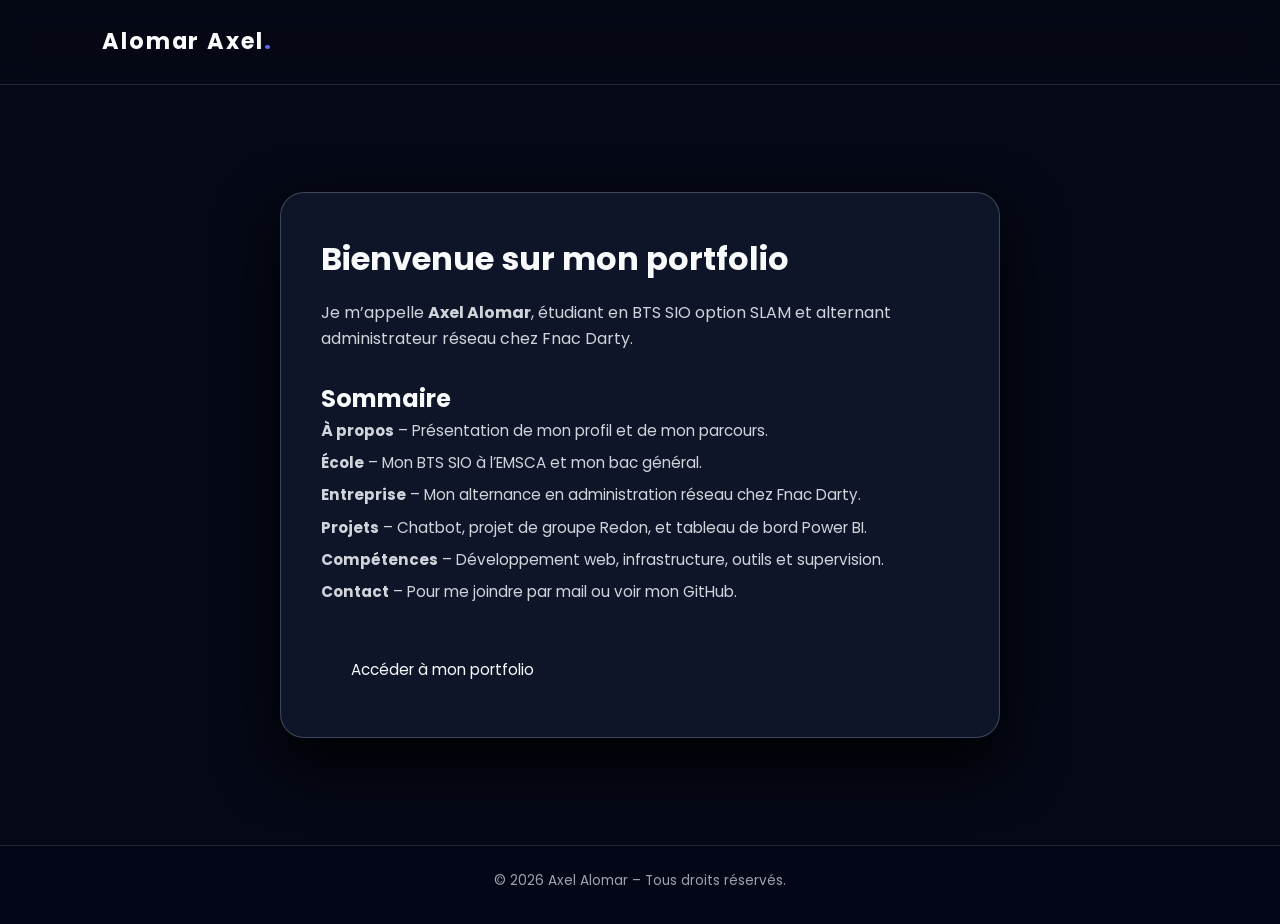
<file: index.html>
<!DOCTYPE html>
<html lang="fr">
<head>
  <meta charset="UTF-8" />
  <meta name="viewport" content="width=device-width, initial-scale=1.0" />
  <title>Sommaire – Portfolio Axel Alomar</title>
  <link rel="stylesheet" href="style.css" />
  <link rel="preconnect" href="https://fonts.googleapis.com" />
  <link rel="preconnect" href="https://fonts.gstatic.com" crossorigin />
  <link href="https://fonts.googleapis.com/css2?family=Poppins:wght@300;500;700&display=swap" rel="stylesheet" />
  <link rel="shortcut icon" href="fnac-darty-logo.png" type="image/x-icon">
</head>
<body>
  <header class="header">
    <div class="logo">Alomar Axel<span>.</span></div>
  </header>

  <main class="summary-hero">
    <div class="summary-card">
      <h1>Bienvenue sur mon portfolio </h1>
      <p class="summary-subtitle">
        Je m’appelle <strong>Axel Alomar</strong>, étudiant en BTS SIO option SLAM et alternant
        administrateur réseau chez Fnac Darty.
      </p>

      <h2>Sommaire</h2>
      <ul class="summary-list">
        <li><strong>À propos</strong> – Présentation de mon profil et de mon parcours.</li>
        <li><strong>École</strong> – Mon BTS SIO à l’EMSCA et mon bac général.</li>
        <li><strong>Entreprise</strong> – Mon alternance en administration réseau chez Fnac Darty.</li>
        <li><strong>Projets</strong> – Chatbot, projet de groupe Redon, et tableau de bord Power BI.</li>
        <li><strong>Compétences</strong> – Développement web, infrastructure, outils et supervision.</li>
        <li><strong>Contact</strong> – Pour me joindre par mail ou voir mon GitHub.</li>
      </ul>

      <a href="portfolio.html" class="btn summary-btn">Accéder à mon portfolio</a>
    </div>
  </main>

  <footer class="footer">
    <p>&copy; <span id="year"></span> Axel Alomar – Tous droits réservés.</p>
  </footer>

  <script>
    document.getElementById("year").textContent = new Date().getFullYear();
  </script>
</body>
</html>
</file>
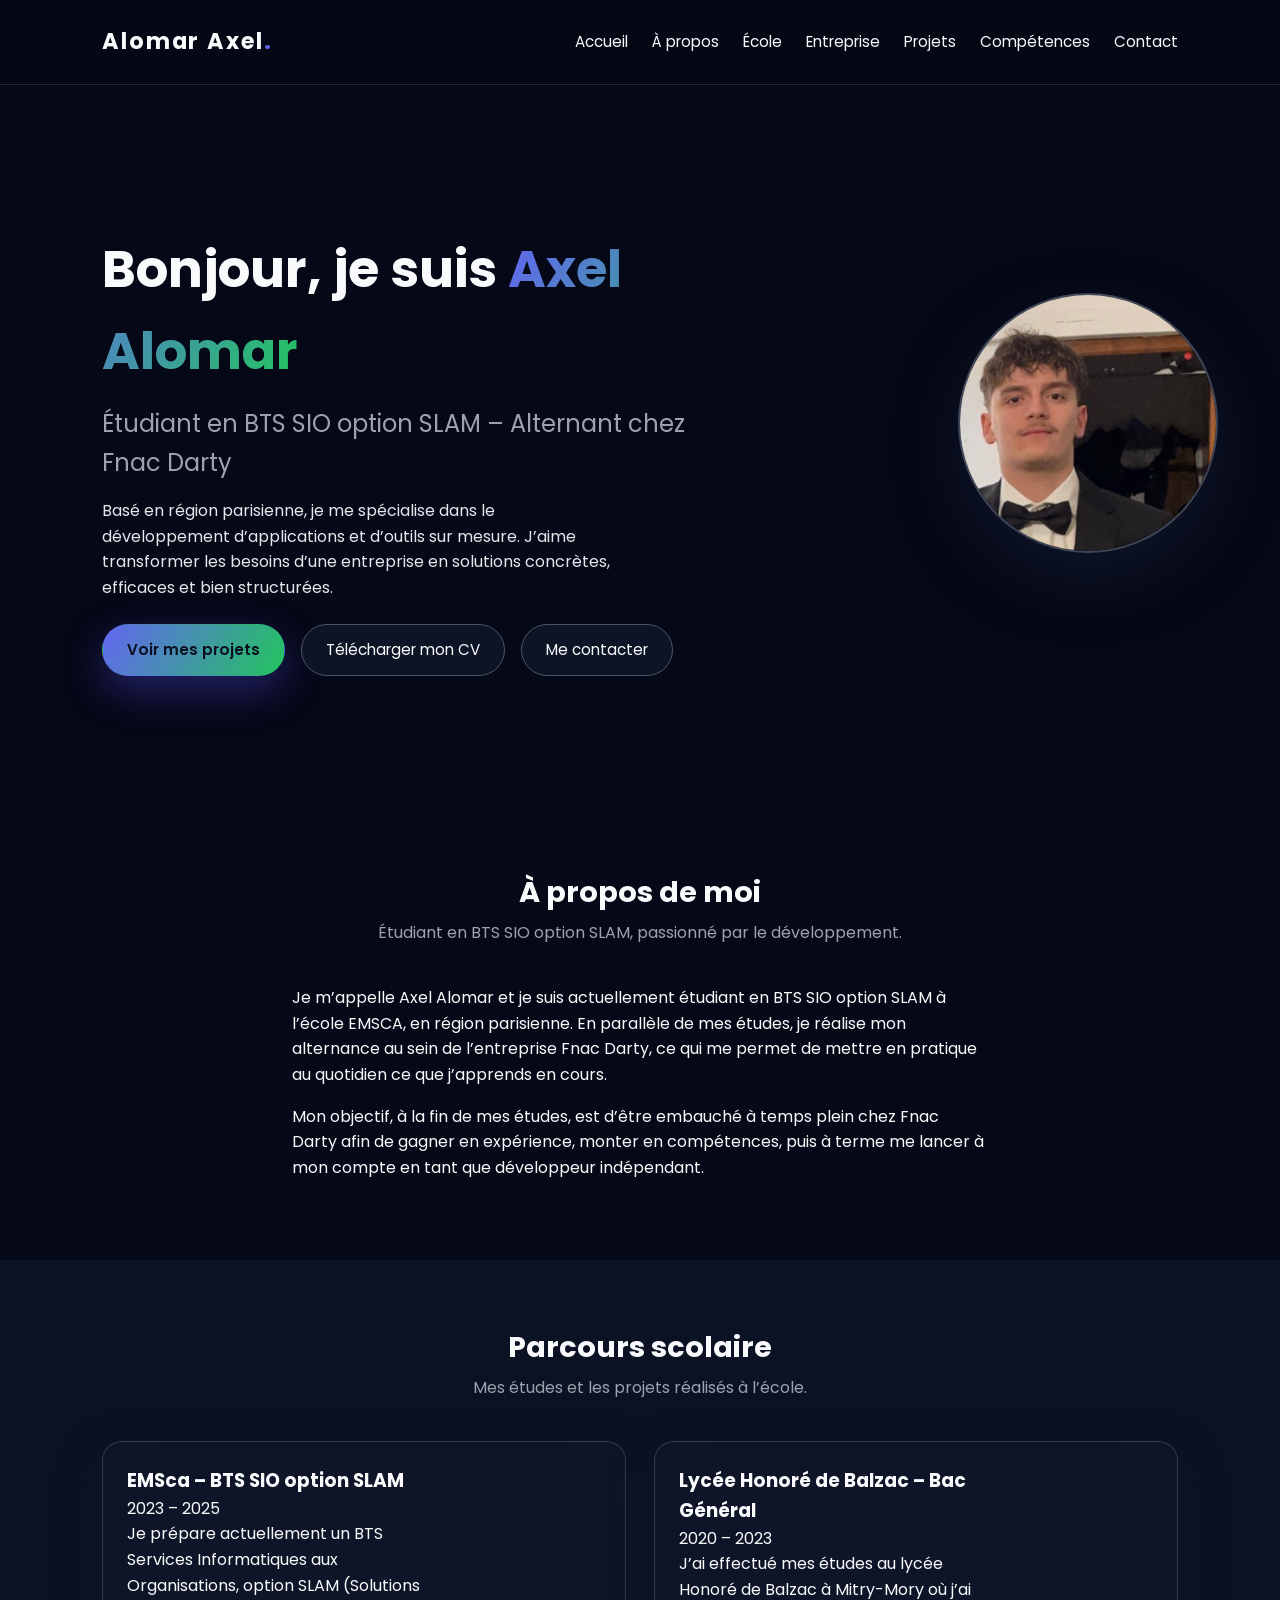
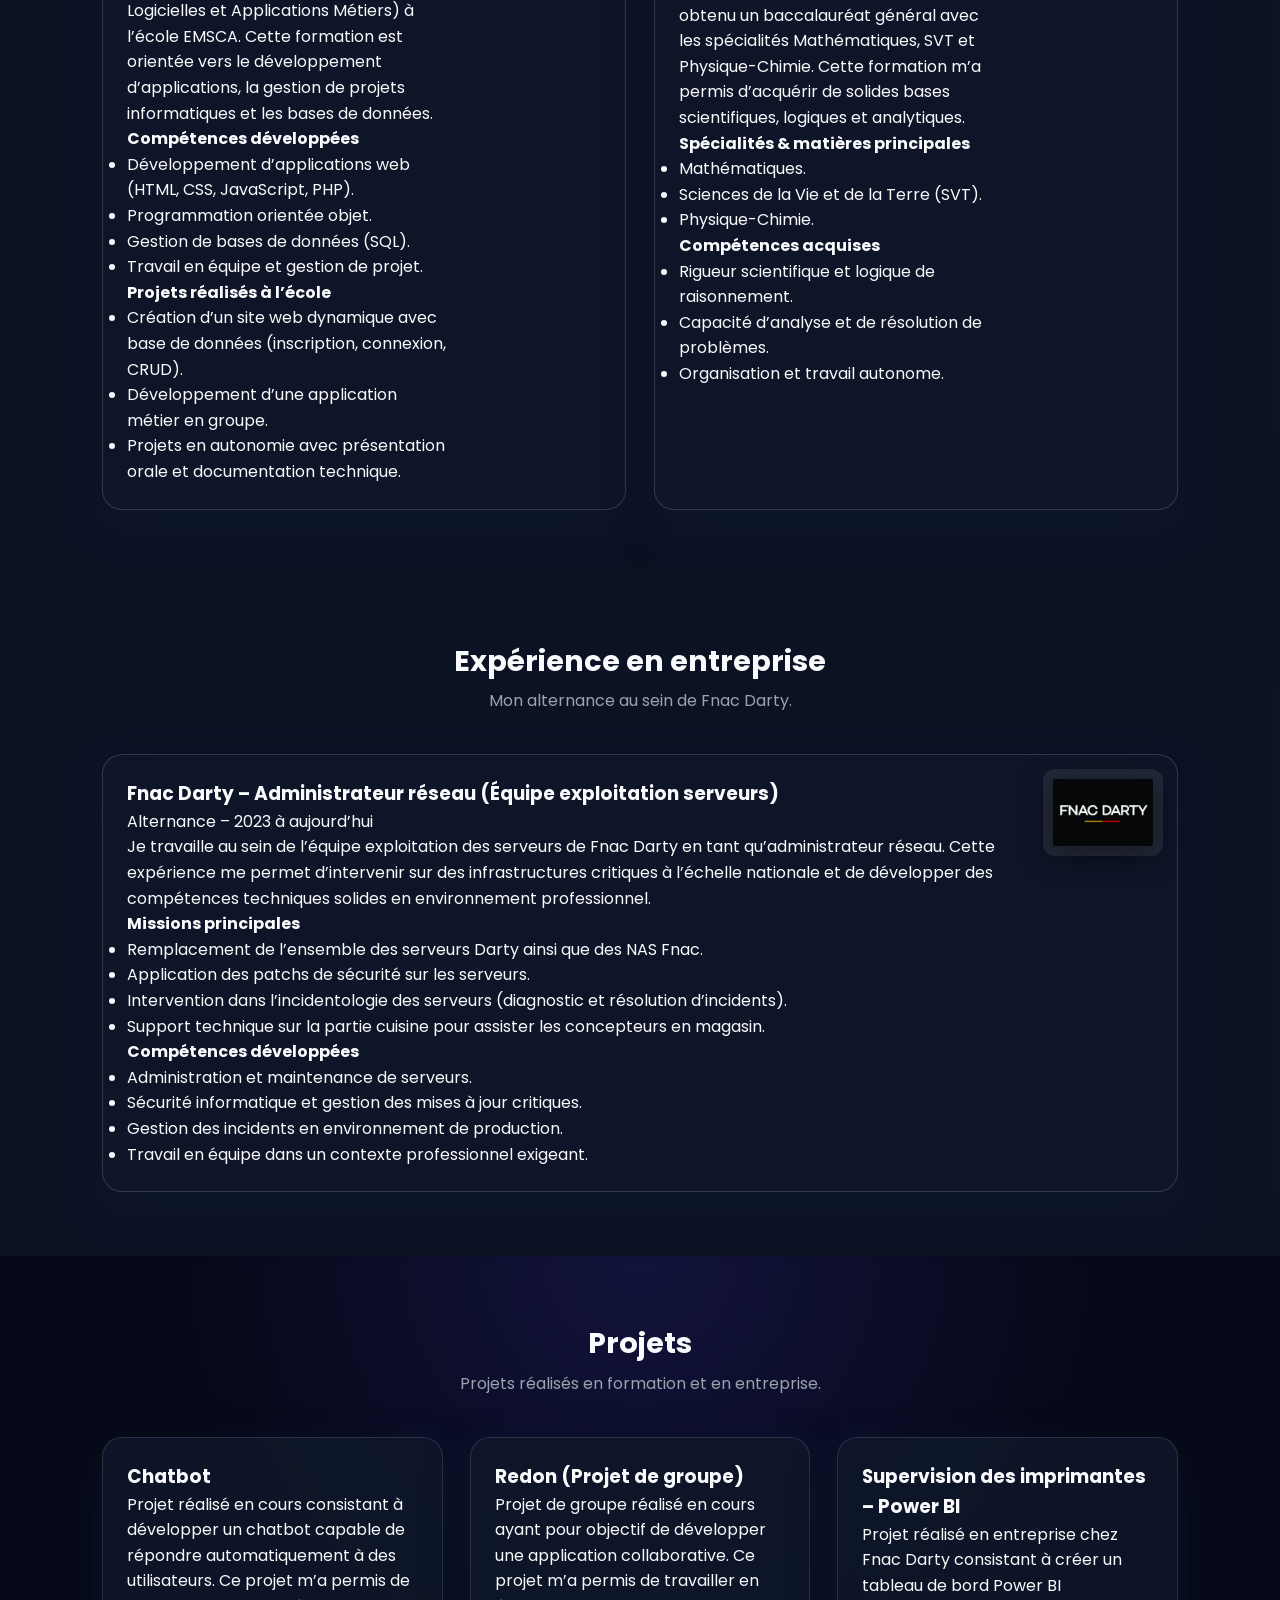
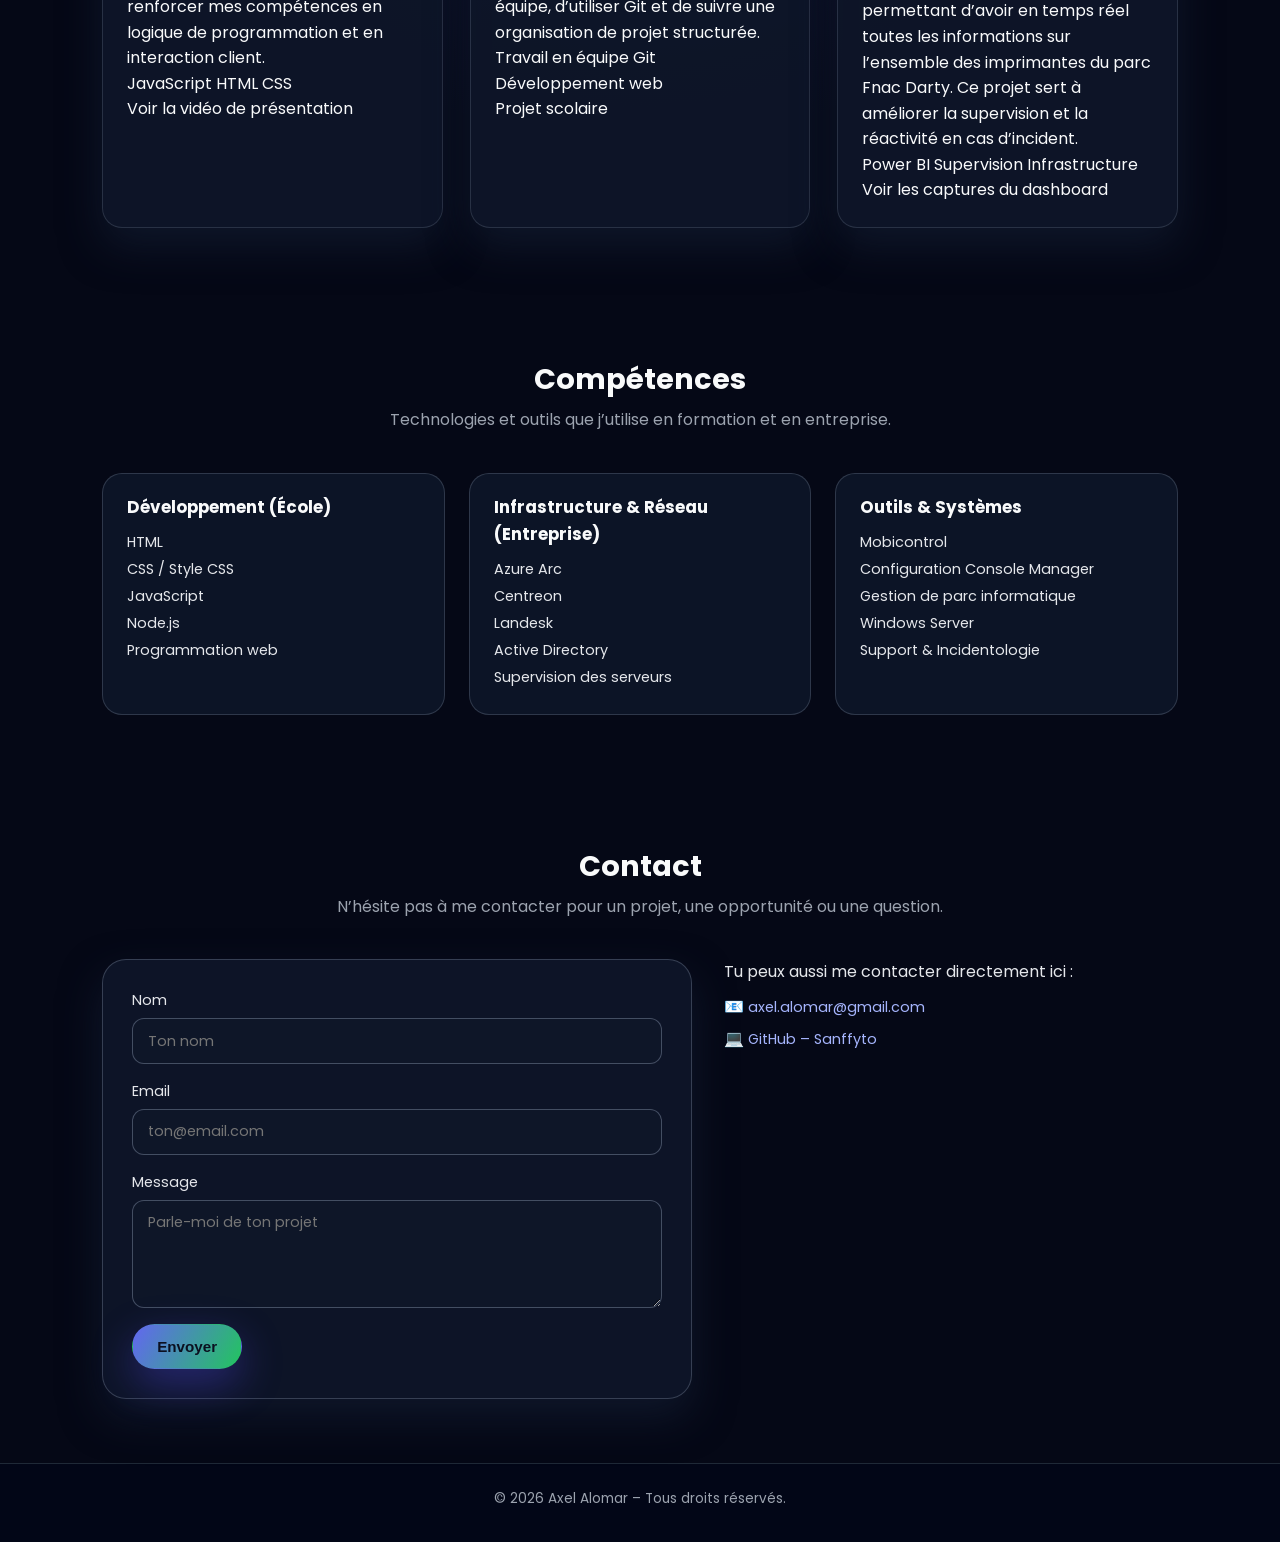
<file: portfolio.html>
<!DOCTYPE html>
<html lang="fr">
<head>
  <meta charset="UTF-8" />
  <meta name="viewport" content="width=device-width, initial-scale=1.0" />
  <title>Portfolio – Axel Alomar</title>
  <link rel="stylesheet" href="style.css" />
  <link rel="preconnect" href="https://fonts.googleapis.com" />
  <link rel="preconnect" href="https://fonts.gstatic.com" crossorigin />
  <link href="https://fonts.googleapis.com/css2?family=Poppins:wght@300;500;700&display=swap" rel="stylesheet" />
</head>
<body>
  <header class="header">
    <div class="logo">Alomar Axel<span>.</span></div>
    <nav class="nav">
      <a href="#hero">Accueil</a>
      <a href="#about">À propos</a>
      <a href="#school">École</a>
      <a href="#work">Entreprise</a>
      <a href="#projects">Projets</a>
      <a href="#skills">Compétences</a>
      <a href="#contact">Contact</a>
    </nav>
  </header>

  <!-- HERO -->
  <section id="hero" class="hero">
    <div class="hero-text">
      <h1>Bonjour, je suis <span>Axel Alomar</span></h1>
      <h2>Étudiant en BTS SIO option SLAM – Alternant chez Fnac Darty</h2>
      <p>
        Basé en région parisienne, je me spécialise dans le développement d’applications
        et d’outils sur mesure. J’aime transformer les besoins d’une entreprise en
        solutions concrètes, efficaces et bien structurées.
      </p>
      <div class="hero-actions">
        <a href="#projects" class="btn primary">Voir mes projets</a>
        <a href="cv-axel-alomar.pdf" class="btn secondary" download>Télécharger mon CV</a>
        <a href="#contact" class="btn secondary">Me contacter</a>
      </div>
    </div>

    <div class="hero-image">
      <div class="profile-circle">
        <img src="photo-axel.jpg" alt="Photo de Axel Alomar" class="profile-photo" />
      </div>
    </div>
  </section>

  <!-- À PROPOS -->
  <section id="about" class="section about">
    <div class="section-title">
      <h2>À propos de moi</h2>
      <p>Étudiant en BTS SIO option SLAM, passionné par le développement.</p>
    </div>
    <div class="about-content">
      <p>
        Je m’appelle Axel Alomar et je suis actuellement étudiant en BTS SIO option SLAM
        à l’école EMSCA, en région parisienne. En parallèle de mes études, je réalise
        mon alternance au sein de l’entreprise Fnac Darty, ce qui me permet de mettre
        en pratique au quotidien ce que j’apprends en cours.
      </p>
      <p>
        Mon objectif, à la fin de mes études, est d’être embauché à temps plein chez
        Fnac Darty afin de gagner en expérience, monter en compétences, puis à terme
        me lancer à mon compte en tant que développeur indépendant.
      </p>
    </div>
  </section>

  <!-- SECTION ECOLE -->
  <section id="school" class="section experience">
    <div class="section-title">
      <h2>Parcours scolaire</h2>
      <p>Mes études et les projets réalisés à l’école.</p>
    </div>

    <div class="experience-grid">
      <article class="experience-card">
        <h3>EMSca – BTS SIO option SLAM</h3>
        <span class="experience-date">2023 – 2025</span>
        <p>
          Je prépare actuellement un BTS Services Informatiques aux Organisations,
          option SLAM (Solutions Logicielles et Applications Métiers) à l’école EMSCA.
          Cette formation est orientée vers le développement d’applications,
          la gestion de projets informatiques et les bases de données.
        </p>

        <h4>Compétences développées</h4>
        <ul>
          <li>Développement d’applications web (HTML, CSS, JavaScript, PHP).</li>
          <li>Programmation orientée objet.</li>
          <li>Gestion de bases de données (SQL).</li>
          <li>Travail en équipe et gestion de projet.</li>
        </ul>

        <h4>Projets réalisés à l’école</h4>
        <ul>
          <li>Création d’un site web dynamique avec base de données (inscription, connexion, CRUD).</li>
          <li>Développement d’une application métier en groupe.</li>
          <li>Projets en autonomie avec présentation orale et documentation technique.</li>
        </ul>
      </article>

      <article class="experience-card">
        <h3>Lycée Honoré de Balzac – Bac Général</h3>
        <span class="experience-date">2020 – 2023</span>
        <p>
          J’ai effectué mes études au lycée Honoré de Balzac à Mitry-Mory où j’ai obtenu
          un baccalauréat général avec les spécialités Mathématiques, SVT et Physique-Chimie.
          Cette formation m’a permis d’acquérir de solides bases scientifiques, logiques et analytiques.
        </p>

        <h4>Spécialités & matières principales</h4>
        <ul>
          <li>Mathématiques.</li>
          <li>Sciences de la Vie et de la Terre (SVT).</li>
          <li>Physique-Chimie.</li>
        </ul>

        <h4>Compétences acquises</h4>
        <ul>
          <li>Rigueur scientifique et logique de raisonnement.</li>
          <li>Capacité d’analyse et de résolution de problèmes.</li>
          <li>Organisation et travail autonome.</li>
        </ul>
      </article>
    </div>
  </section>

  <!-- SECTION ENTREPRISE -->
  <section id="work" class="section experience">
    <div class="section-title">
      <h2>Expérience en entreprise</h2>
      <p>Mon alternance au sein de Fnac Darty.</p>
    </div>

    <div class="experience-grid">
      <article class="experience-card experience-company">
        <img src="fnac-darty-logo.png" alt="Logo Fnac Darty" class="company-logo" />

        <h3>Fnac Darty – Administrateur réseau (Équipe exploitation serveurs)</h3>
        <span class="experience-date">Alternance – 2023 à aujourd’hui</span>
        <p>
          Je travaille au sein de l’équipe exploitation des serveurs de Fnac Darty en tant
          qu’administrateur réseau. Cette expérience me permet d’intervenir sur des
          infrastructures critiques à l’échelle nationale et de développer des compétences
          techniques solides en environnement professionnel.
        </p>

        <h4>Missions principales</h4>
        <ul>
          <li>Remplacement de l’ensemble des serveurs Darty ainsi que des NAS Fnac.</li>
          <li>Application des patchs de sécurité sur les serveurs.</li>
          <li>Intervention dans l’incidentologie des serveurs (diagnostic et résolution d’incidents).</li>
          <li>Support technique sur la partie cuisine pour assister les concepteurs en magasin.</li>
        </ul>

        <h4>Compétences développées</h4>
        <ul>
          <li>Administration et maintenance de serveurs.</li>
          <li>Sécurité informatique et gestion des mises à jour critiques.</li>
          <li>Gestion des incidents en environnement de production.</li>
          <li>Travail en équipe dans un contexte professionnel exigeant.</li>
        </ul>
      </article>
    </div>
  </section>

  <!-- PROJETS -->
  <section id="projects" class="section projects">
    <div class="section-title">
      <h2>Projets</h2>
      <p>Projets réalisés en formation et en entreprise.</p>
    </div>

    <div class="project-grid">
      <!-- Projet 1 : Chatbot -->
      <article class="project-card">
        <h3>Chatbot</h3>
        <p>
          Projet réalisé en cours consistant à développer un chatbot capable de répondre
          automatiquement à des utilisateurs. Ce projet m’a permis de renforcer mes
          compétences en logique de programmation et en interaction client.
        </p>
        <div class="tags">
          <span>JavaScript</span>
          <span>HTML</span>
          <span>CSS</span>
        </div>
        <a href="videos/chatbot-demo.mp4" target="_blank" class="project-link">
          Voir la vidéo de présentation
        </a>
      </article>

      <!-- Projet 2 : Redon -->
      <article class="project-card">
        <h3>Redon (Projet de groupe)</h3>
        <p>
          Projet de groupe réalisé en cours ayant pour objectif de développer une
          application collaborative. Ce projet m’a permis de travailler en équipe,
          d’utiliser Git et de suivre une organisation de projet structurée.
        </p>
        <div class="tags">
          <span>Travail en équipe</span>
          <span>Git</span>
          <span>Développement web</span>
        </div>
        <a href="#" class="project-link">Projet scolaire</a>
      </article>

      <!-- Projet 3 : Power BI Fnac Darty -->
      <article class="project-card">
        <h3>Supervision des imprimantes – Power BI</h3>
        <p>
          Projet réalisé en entreprise chez Fnac Darty consistant à créer un tableau de bord
          Power BI permettant d’avoir en temps réel toutes les informations sur l’ensemble
          des imprimantes du parc Fnac Darty. Ce projet sert à améliorer la supervision et la
          réactivité en cas d’incident.
        </p>
        <div class="tags">
          <span>Power BI</span>
          <span>Supervision</span>
          <span>Infrastructure</span>
        </div>
        <a href="powerbi.html" class="project-link">Voir les captures du dashboard</a>
      </article>
    </div>
  </section>

  <!-- COMPÉTENCES -->
  <section id="skills" class="section skills">
    <div class="section-title">
      <h2>Compétences</h2>
      <p>Technologies et outils que j’utilise en formation et en entreprise.</p>
    </div>

    <div class="skills-grid">
      <div class="skill-group">
        <h3>Développement (École)</h3>
        <ul>
          <li>HTML</li>
          <li>CSS / Style CSS</li>
          <li>JavaScript</li>
          <li>Node.js</li>
          <li>Programmation web</li>
        </ul>
      </div>

      <div class="skill-group">
        <h3>Infrastructure & Réseau (Entreprise)</h3>
        <ul>
          <li>Azure Arc</li>
          <li>Centreon</li>
          <li>Landesk</li>
          <li>Active Directory</li>
          <li>Supervision des serveurs</li>
        </ul>
      </div>

      <div class="skill-group">
        <h3>Outils & Systèmes</h3>
        <ul>
          <li>Mobicontrol</li>
          <li>Configuration Console Manager</li>
          <li>Gestion de parc informatique</li>
          <li>Windows Server</li>
          <li>Support & Incidentologie</li>
        </ul>
      </div>
    </div>
  </section>

  <!-- CONTACT -->
  <section id="contact" class="section contact">
    <div class="section-title">
      <h2>Contact</h2>
      <p>N’hésite pas à me contacter pour un projet, une opportunité ou une question.</p>
    </div>

    <div class="contact-content">
      <form class="contact-form">
        <div class="form-group">
          <label for="name">Nom</label>
          <input type="text" id="name" placeholder="Ton nom" required />
        </div>

        <div class="form-group">
          <label for="email">Email</label>
          <input type="email" id="email" placeholder="ton@email.com" required />
        </div>

        <div class="form-group">
          <label for="message">Message</label>
          <textarea id="message" rows="4" placeholder="Parle-moi de ton projet" required></textarea>
        </div>

        <button type="submit" class="btn primary">Envoyer</button>
      </form>

      <div class="contact-links">
        <p>Tu peux aussi me contacter directement ici :</p>
        <ul>
          <li>📧 <a href="mailto:axel.alomar@gmail.com">axel.alomar@gmail.com</a></li>
          <li>💻 <a href="https://github.com/Sanffyto" target="_blank" rel="noopener noreferrer">GitHub – Sanffyto</a></li>
        </ul>
      </div>
    </div>
  </section>

  <footer class="footer">
    <p>&copy; <span id="year"></span> Axel Alomar – Tous droits réservés.</p>
  </footer>

  <script>
    document.getElementById("year").textContent = new Date().getFullYear();
  </script>
</body>
</html>
</file>
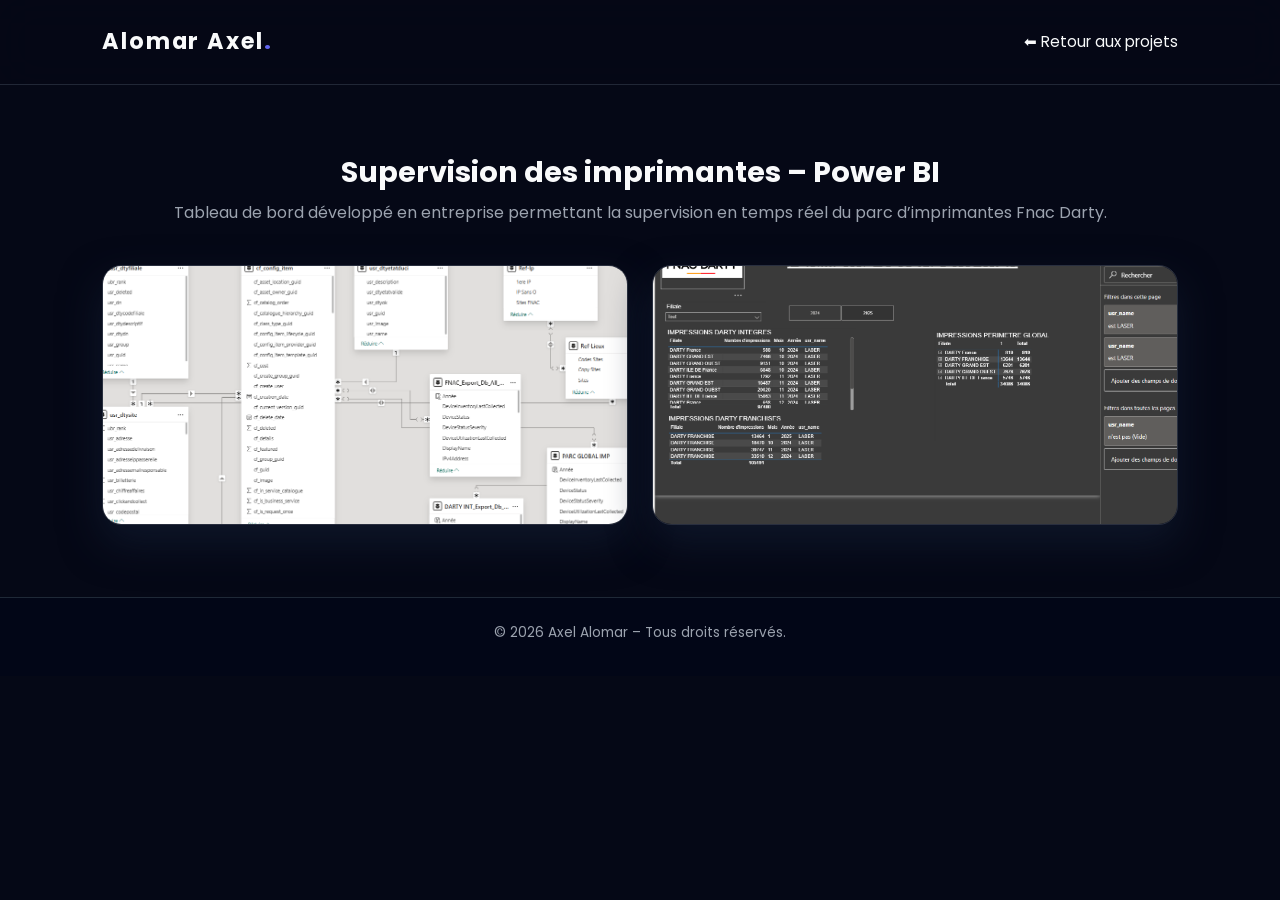
<file: powerbi.html>
<!DOCTYPE html>
<html lang="fr">
<head>
  <meta charset="UTF-8" />
  <meta name="viewport" content="width=device-width, initial-scale=1.0" />
  <title>Projet Power BI – Axel Alomar</title>
  <link rel="stylesheet" href="style.css" />
  <link rel="preconnect" href="https://fonts.googleapis.com" />
  <link rel="preconnect" href="https://fonts.gstatic.com" crossorigin />
  <link href="https://fonts.googleapis.com/css2?family=Poppins:wght@300;500;700&display=swap" rel="stylesheet" />
</head>
<body>
  <header class="header">
    <div class="logo">Alomar Axel<span>.</span></div>
    <nav class="nav">
      <a href="portfolio.html#projects">⬅ Retour aux projets</a>
    </nav>
  </header>

  <section class="section">
    <div class="section-title">
      <h2>Supervision des imprimantes – Power BI</h2>
      <p>
        Tableau de bord développé en entreprise permettant la supervision en temps réel
        du parc d’imprimantes Fnac Darty.
      </p>
    </div>

    <div class="gallery">
      <a href="images/powerbi/dashboard-1.png" target="_blank" rel="noopener noreferrer">
        <img src="images/powerbi/dashboard-1.png" alt="Dashboard Power BI - Vue 1" />
      </a>

      <a href="images/powerbi/dashboard-2.png" target="_blank" rel="noopener noreferrer">
        <img src="images/powerbi/dashboard-2.png" alt="Dashboard Power BI - Vue 2" />
      </a>
    </div>
  </section>

  <footer class="footer">
    <p>&copy; <span id="year"></span> Axel Alomar – Tous droits réservés.</p>
  </footer>

  <script>
    document.getElementById("year").textContent = new Date().getFullYear();
  </script>
</body>
</html>
</file>
<file: style.css>
html {
  scroll-behavior: smooth;
}

* {
  box-sizing: border-box;
  margin: 0;
  padding: 0;
}

body {
  font-family: "Poppins", system-ui, -apple-system, BlinkMacSystemFont, sans-serif;
  background: #050816;
  color: #f9fafb;
  line-height: 1.6;
}

a {
  text-decoration: none;
  color: inherit;
}

/* ====================
   HEADER
==================== */

.header {
  position: sticky;
  top: 0;
  z-index: 50;
  display: flex;
  justify-content: space-between;
  align-items: center;
  padding: 1.5rem 8vw;
  backdrop-filter: blur(20px);
  background: rgba(5, 8, 22, 0.8);
  border-bottom: 1px solid rgba(148, 163, 184, 0.2);
}

.logo {
  font-size: 1.4rem;
  font-weight: 700;
  letter-spacing: 0.08em;
}

.logo span {
  color: #6366f1;
}

.nav {
  display: flex;
  gap: 1.5rem;
  font-size: 0.95rem;
}

.nav a {
  position: relative;
}

.nav a::after {
  content: "";
  position: absolute;
  left: 0;
  bottom: -0.25rem;
  width: 0;
  height: 2px;
  background: linear-gradient(90deg, #6366f1, #22c55e);
  transition: width 0.25s ease;
}

.nav a:hover::after {
  width: 100%;
}

/* ====================
   HERO
==================== */

.hero {
  min-height: 80vh;
  padding: 5rem 8vw 4rem;
  display: grid;
  grid-template-columns: minmax(0, 1.5fr) minmax(0, 1fr);
  align-items: center;
  gap: 3rem;
}

.hero-text h1 {
  font-size: clamp(2.3rem, 4vw, 3.5rem);
  margin-bottom: 0.75rem;
}

.hero-text h1 span {
  background: linear-gradient(120deg, #6366f1, #22c55e);
  -webkit-background-clip: text;
  color: transparent;
}

.hero-text h2 {
  font-weight: 400;
  color: #9ca3af;
  margin-bottom: 1rem;
}

.hero-text p {
  max-width: 32rem;
  color: #e5e7eb;
  margin-bottom: 1.5rem;
}

.hero-actions {
  display: flex;
  flex-wrap: wrap;
  gap: 1rem;
}

/* ====================
   BOUTONS
==================== */

.btn {
  padding: 0.8rem 1.5rem;
  border-radius: 999px;
  border: 1px solid transparent;
  font-size: 0.95rem;
  cursor: pointer;
  transition: transform 0.15s ease, box-shadow 0.15s ease, background 0.2s ease;
  display: inline-flex;
  align-items: center;
  justify-content: center;
}

.btn.primary {
  background: linear-gradient(120deg, #6366f1, #22c55e);
  color: #0b1020;
  font-weight: 600;
  box-shadow: 0 15px 40px rgba(79, 70, 229, 0.4);
}

.btn.primary:hover {
  transform: translateY(-2px);
  box-shadow: 0 20px 50px rgba(79, 70, 229, 0.55);
}

.btn.secondary {
  border-color: #4b5563;
  background: rgba(15, 23, 42, 0.8);
}

.btn.secondary:hover {
  background: rgba(15, 23, 42, 1);
}

/* ====================
   PHOTO PROFIL
==================== */

.hero-image {
  display: flex;
  justify-content: flex-end;
  align-items: flex-start;
  margin-top: -60px;
  transform: translateX(40px);
}

.profile-circle {
  width: 260px;
  height: 260px;
  border-radius: 999px;
  position: relative;
  display: flex;
  align-items: center;
  justify-content: center;
  border: 2px solid rgba(148, 163, 184, 0.4);
  box-shadow: 0 25px 60px rgba(15, 23, 42, 0.9);
  overflow: hidden;
}

.profile-photo {
  width: 100%;
  height: 100%;
  object-fit: cover;
  object-position: center 15%;
}

/* ====================
   SECTIONS
==================== */

.section {
  padding: 4rem 8vw;
}

.section-title {
  text-align: center;
  margin-bottom: 2.5rem;
}

.section-title h2 {
  font-size: 1.8rem;
  margin-bottom: 0.3rem;
}

.section-title p {
  color: #9ca3af;
}

/* À propos */

.about {
  max-width: 900px;
  margin: 0 auto;
}

.about-content p {
  margin-bottom: 1rem;
}

/* ====================
   PROJETS
==================== */

.projects {
  background: radial-gradient(circle at top, rgba(79, 70, 229, 0.18), transparent 55%);
}

.project-grid {
  display: grid;
  grid-template-columns: repeat(auto-fit, minmax(260px, 1fr));
  gap: 1.7rem;
}

.project-card {
  background: rgba(15, 23, 42, 0.9);
  border-radius: 1.25rem;
  padding: 1.5rem;
  border: 1px solid rgba(148, 163, 184, 0.2);
  box-shadow: 0 18px 40px rgba(15, 23, 42, 0.95);
}

/* ====================
   EXPÉRIENCE
==================== */

.experience {
  background: rgba(15, 23, 42, 0.7);
}

.experience-grid {
  display: grid;
  grid-template-columns: repeat(auto-fit, minmax(260px, 1fr));
  gap: 1.7rem;
}

.experience-card {
  background: rgba(15, 23, 42, 0.95);
  border-radius: 1.25rem;
  padding: 1.5rem;
  padding-right: 11rem; /* espace pour le logo */
  border: 1px solid rgba(148, 163, 184, 0.25);
  box-shadow: 0 18px 40px rgba(15, 23, 42, 0.95);
  position: relative;
}

/* Logo Fnac Darty */

.company-logo {
  position: absolute;
  top: 14px;
  right: 14px;
  width: 120px;
  height: auto;
  object-fit: contain;
  background: rgba(255, 255, 255, 0.08);
  padding: 10px;
  border-radius: 0.75rem;
  filter: drop-shadow(0 6px 14px rgba(0, 0, 0, 0.7));
}

/* ====================
   COMPÉTENCES
==================== */

.skills-grid {
  display: grid;
  grid-template-columns: repeat(auto-fit, minmax(220px, 1fr));
  gap: 1.5rem;
}

.skill-group {
  background: rgba(15, 23, 42, 0.85);
  border-radius: 1.25rem;
  padding: 1.3rem 1.5rem;
  border: 1px solid rgba(148, 163, 184, 0.25);
}

.skill-group h3 {
  margin-bottom: 0.6rem;
  font-size: 1.05rem;
}

.skill-group ul {
  list-style: none;
}

.skill-group li {
  font-size: 0.9rem;
  color: #e5e7eb;
  margin-bottom: 0.25rem;
}

/* ====================
   CONTACT
==================== */

.contact-content {
  display: grid;
  grid-template-columns: minmax(0, 1.3fr) minmax(0, 1fr);
  gap: 2rem;
  align-items: flex-start;
}

.contact-form {
  background: rgba(15, 23, 42, 0.9);
  padding: 1.8rem;
  border-radius: 1.5rem;
  border: 1px solid rgba(148, 163, 184, 0.3);
  box-shadow: 0 18px 40px rgba(15, 23, 42, 1);
}

.form-group {
  display: flex;
  flex-direction: column;
  margin-bottom: 1rem;
}

label {
  font-size: 0.9rem;
  margin-bottom: 0.4rem;
  color: #e5e7eb;
}

input,
textarea {
  padding: 0.7rem 0.9rem;
  border-radius: 0.75rem;
  border: 1px solid rgba(148, 163, 184, 0.4);
  background: rgba(15, 23, 42, 0.9);
  color: #f9fafb;
  font-family: inherit;
  font-size: 0.9rem;
}

input:focus,
textarea:focus {
  outline: none;
  border-color: #6366f1;
  box-shadow: 0 0 0 1px rgba(99, 102, 241, 0.4);
}

.contact-links p {
  margin-bottom: 0.6rem;
  color: #e5e7eb;
}

.contact-links ul {
  list-style: none;
}

.contact-links li {
  margin-bottom: 0.4rem;
}

.contact-links a {
  font-size: 0.9rem;
  color: #a5b4fc;
}

/* ====================
   FOOTER
==================== */

.footer {
  padding: 1.5rem 8vw 2rem;
  text-align: center;
  font-size: 0.85rem;
  color: #9ca3af;
  border-top: 1px solid rgba(31, 41, 55, 1);
  background: #020617;
}

/* ====================
   RESPONSIVE
==================== */

@media (max-width: 900px) {
  .hero {
    grid-template-columns: 1fr;
  }

  .hero-image {
    order: -1;
    justify-content: center;
    transform: none;
    margin-top: 2rem;
  }

  .header {
    padding-inline: 6vw;
  }

  .section {
    padding-inline: 6vw;
  }

  .experience-card {
    padding-right: 1.5rem; /* sur mobile on enlève l’espace logo */
  }

  .company-logo {
    position: static;
    display: block;
    margin-left: auto;
    margin-bottom: 0.8rem;
  }
}

@media (max-width: 640px) {
  .nav {
    display: none;
  }

  .hero,
  .section {
    padding-inline: 5vw;
  }

  .contact-content {
    grid-template-columns: 1fr;
  }

  .profile-circle {
    width: 200px;
    height: 200px;
  }

  .company-logo {
    width: 90px;
  }
}

/* ====================
   PAGE SOMMAIRE
==================== */

.summary-hero {
  min-height: calc(100vh - 140px);
  padding: 4rem 8vw;
  display: flex;
  align-items: center;
  justify-content: center;
}

.summary-card {
  max-width: 720px;
  background: rgba(15, 23, 42, 0.95);
  border-radius: 1.5rem;
  padding: 2.5rem;
  border: 1px solid rgba(148, 163, 184, 0.35);
  box-shadow: 0 25px 60px rgba(0, 0, 0, 0.9);
}

.summary-card h1 {
  font-size: 2rem;
  margin-bottom: 1rem;
}

.summary-subtitle {
  color: #d1d5db;
  margin-bottom: 1.8rem;
}

.summary-list {
  list-style: none;
  margin-bottom: 2rem;
}

.summary-list li {
  font-size: 0.95rem;
  color: #d1d5db;
  margin-bottom: 0.5rem;
}

.summary-btn {
  display: inline-flex;
  margin-top: 0.5rem;
  padding-inline: 1.8rem;
}

/* ====================
   GALERIE POWER BI
==================== */

.gallery {
  display: grid;
  grid-template-columns: repeat(auto-fit, minmax(300px, 1fr));
  gap: 1.5rem;
  margin-top: 2rem;
}

.gallery img {
  width: 100%;
  height: 260px;
  object-fit: cover;
  border-radius: 1.2rem;
  border: 1px solid rgba(148, 163, 184, 0.25);
  box-shadow: 0 18px 40px rgba(15, 23, 42, 0.95);
  transition: transform 0.25s ease;
}

.gallery a:hover img {
  transform: translateY(-8px);
}
</file>
